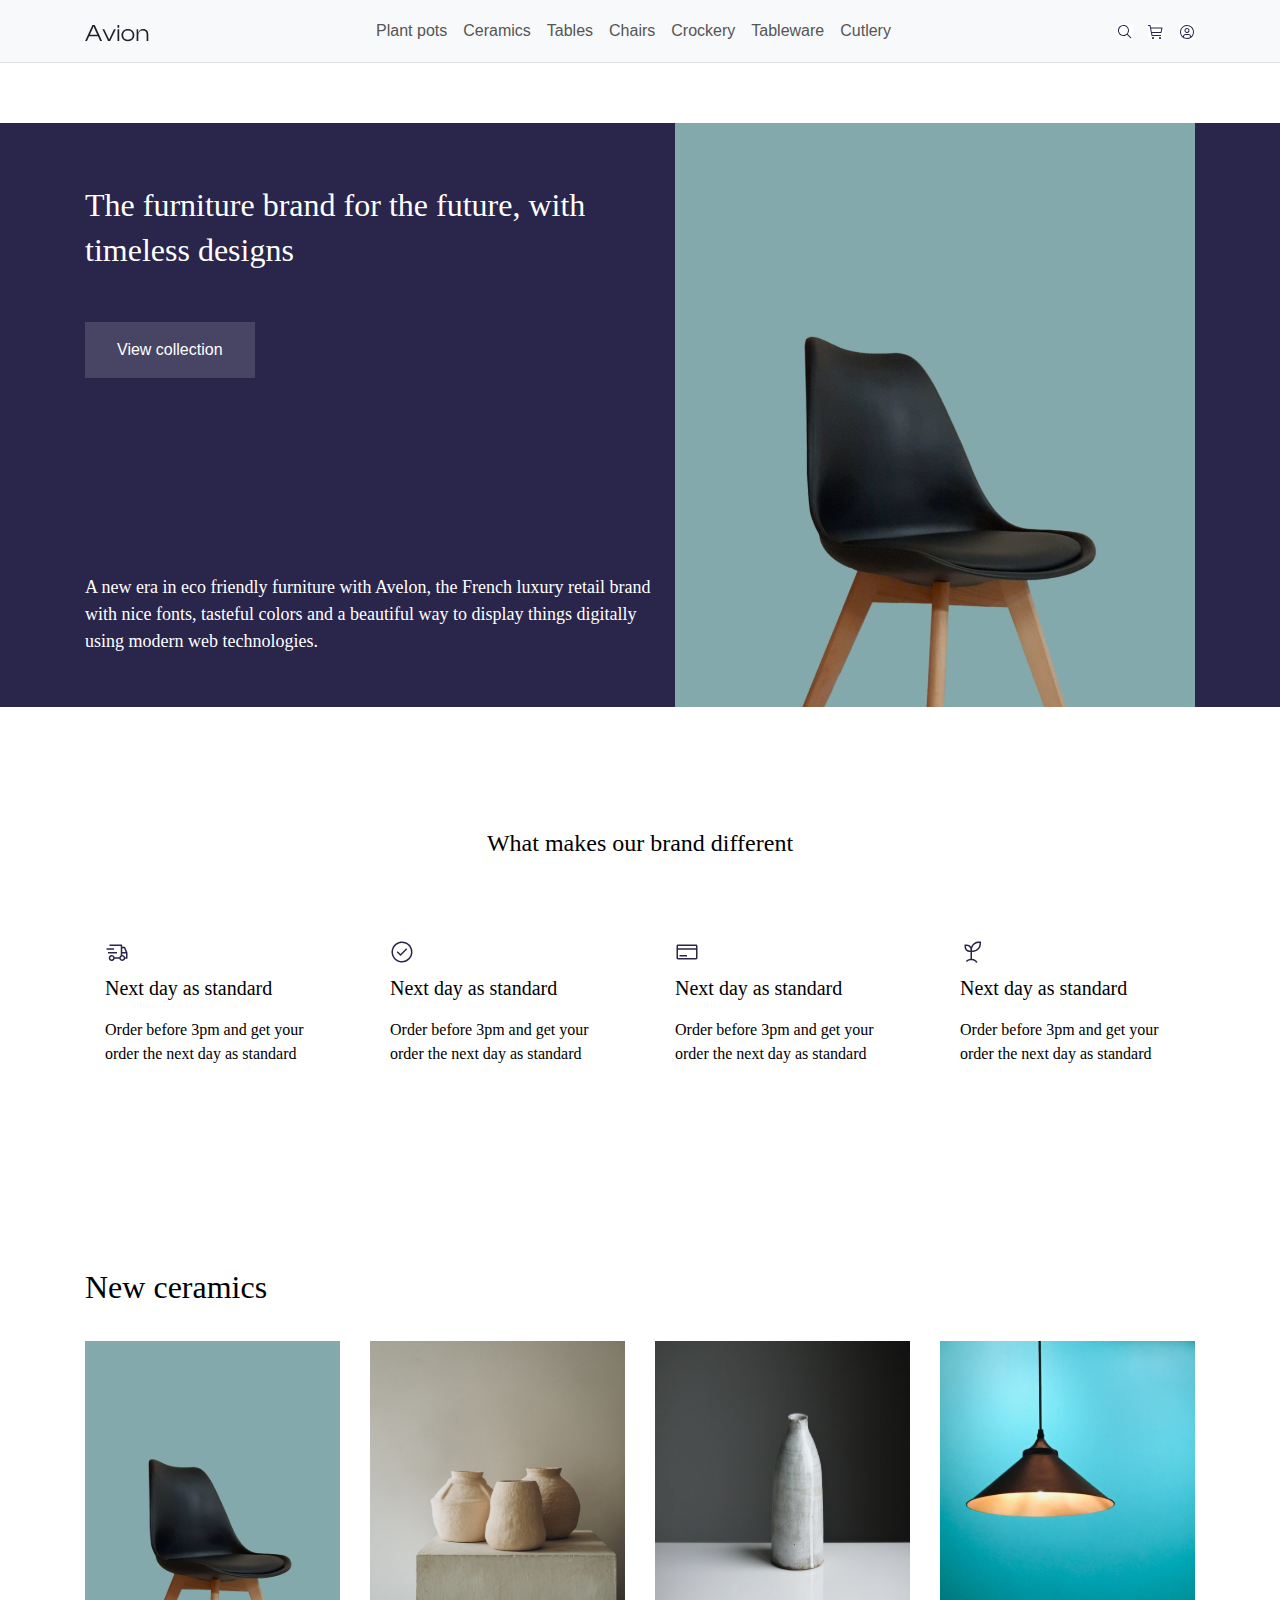
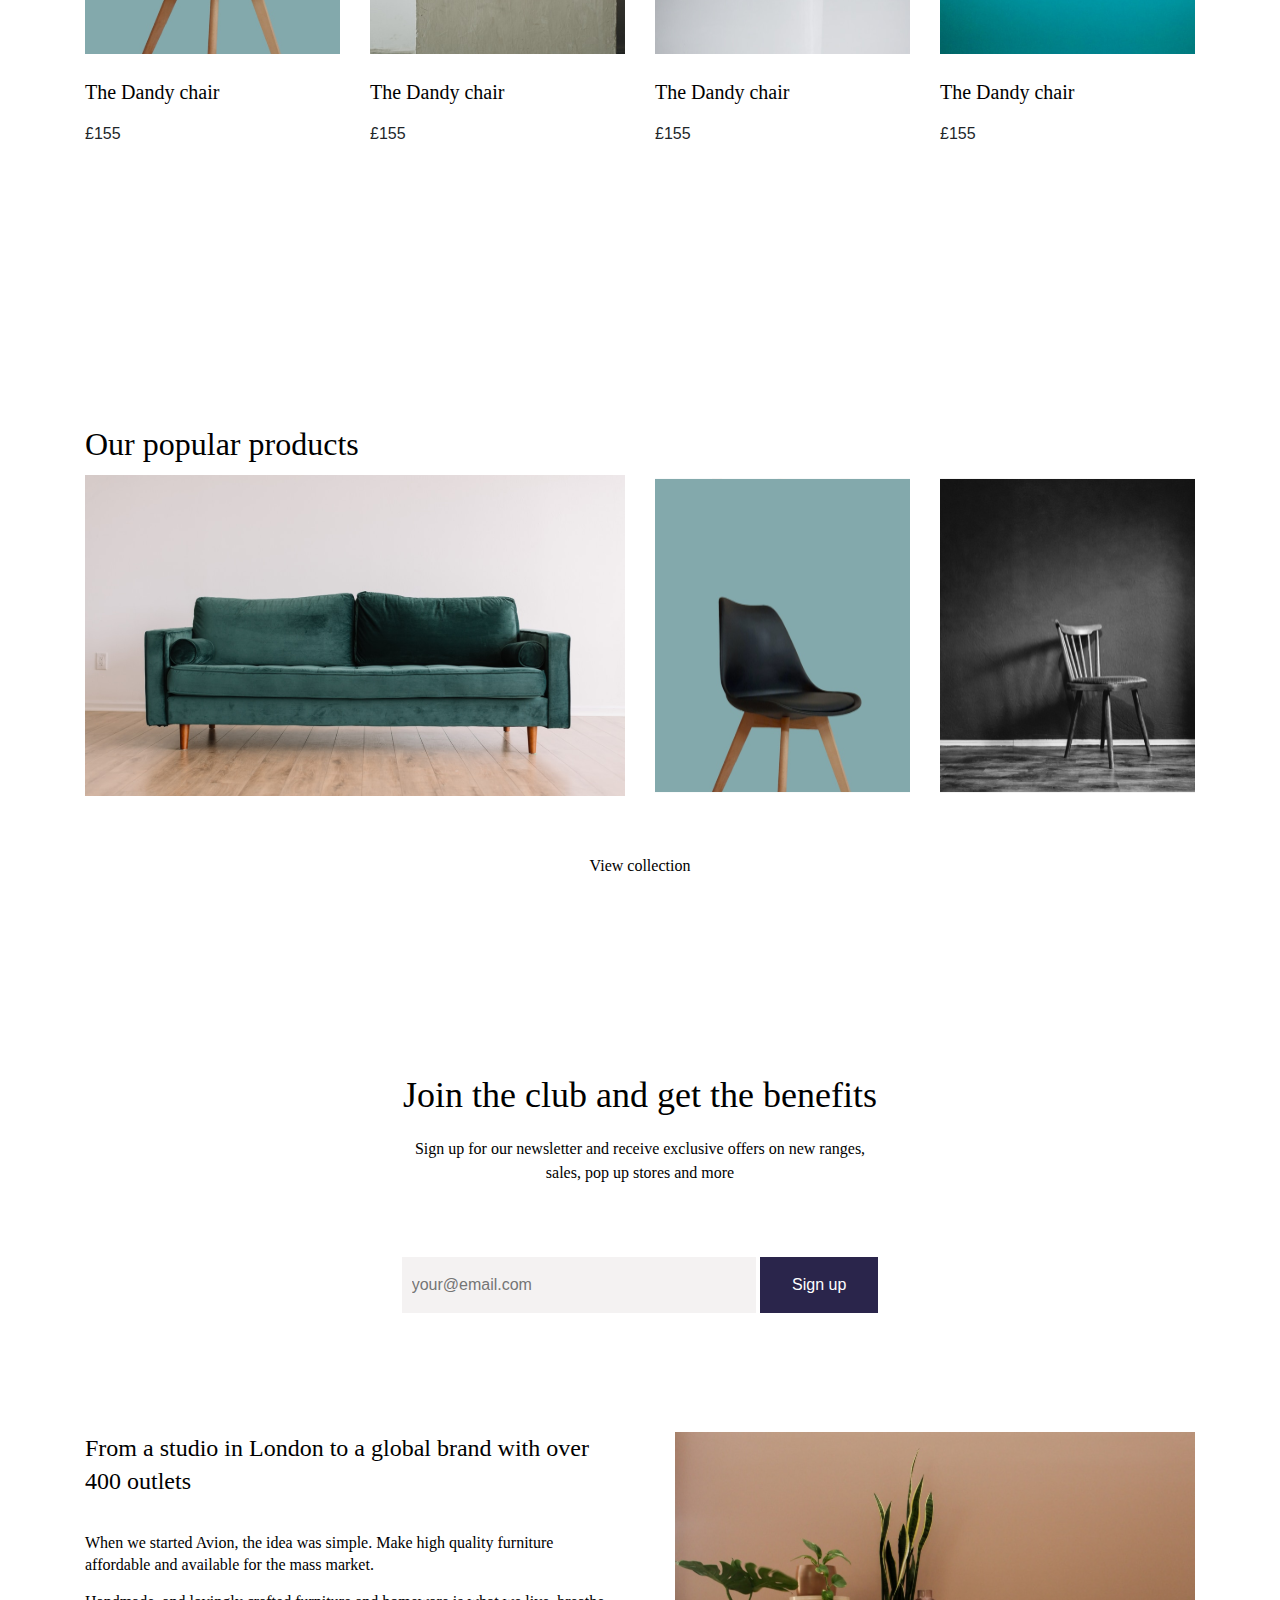
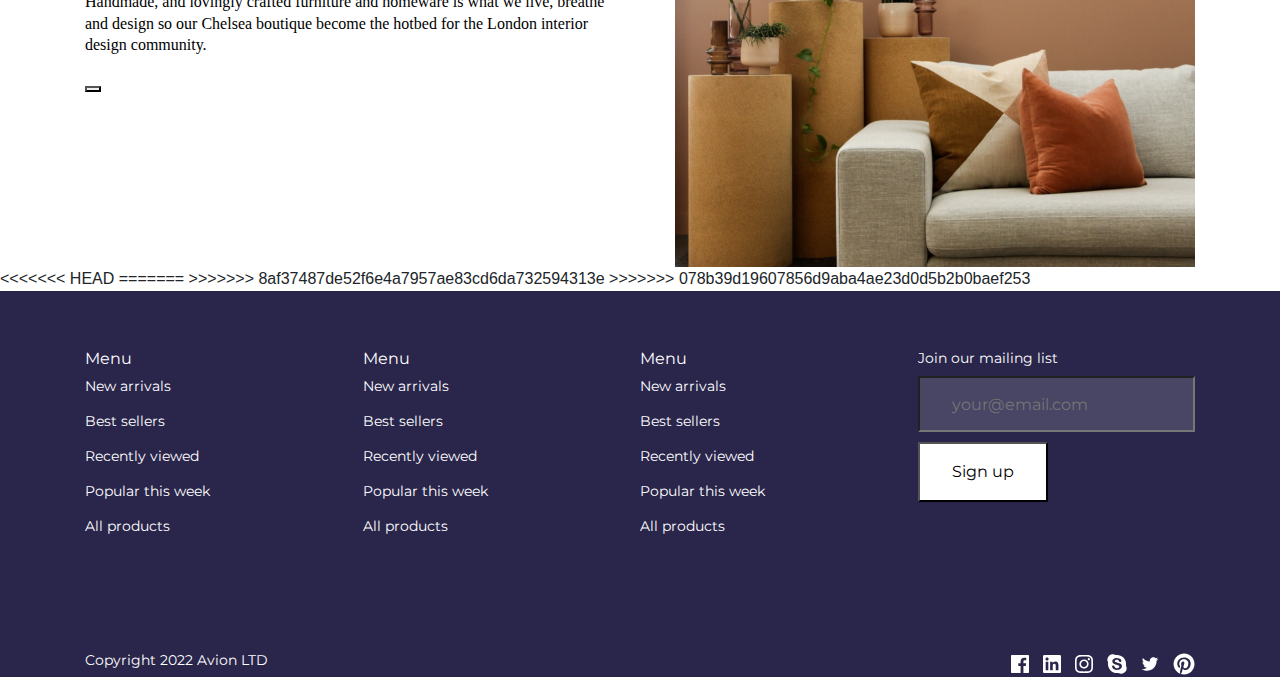
<file: index.html>
<!DOCTYPE html>
<html lang="en">
  <head>
    <meta charset="UTF-8" />
    <meta name="viewport" content="width=device-width, initial-scale=1.0" />
    <title>by-squad-work</title>
    <link rel="stylesheet" href="../css/main.min.css" />
    <link
      rel="stylesheet"
      href="https://maxcdn.bootstrapcdn.com/bootstrap/4.5.2/css/bootstrap.min.css"
    />
    <link rel="stylesheet" href="./css/main.min.css" />
    <link rel="stylesheet" href="./css/Plant pots.css" />
    <link
      rel="stylesheet"
      href="https://cdnjs.cloudflare.com/ajax/libs/font-awesome/5.15.3/css/all.min.css"
    />
  </head>
  <body>
    <header>
      <nav class="navbar navbar-expand-lg navbar-light bg-light">
        <div class="container">
          <a class="navbar-brand" href="#"
            ><img src="./img/header-images/Avion.svg" alt=""
          /></a>
          <div class="navbar-icons order-lg-last">
            <a href="#" class="nav-icon"
              ><img src="img/header-images/nav-search.svg" alt=""
            /></a>
            <a href="#" class="nav-icon"
              ><img src="./img/header-images/shoping-card-nav.svg" alt=""
            /></a>
            <a href="#" class="nav-icon"
              ><img src="img/header-images/user-avatar.svg" alt=""
            /></a>
            <button
              class="navbar-toggler"
              type="button"
              data-toggle="collapse"
              data-target="#navbarNav"
              aria-controls="navbarNav"
              aria-expanded="false"
              aria-label="Toggle navigation"
            >
              <span class="navbar-toggler-icon"></span>
            </button>
          </div>
          <div
            class="collapse navbar-collapse justify-content-center"
            id="navbarNav"
          >
            <ul class="navbar-nav">
              <li class="nav-item">
                <a class="nav-link" href="./index.html">Plant pots</a>
              </li>
              <li class="nav-item">
                <a class="nav-link" href="./pages/Ceramics.html">Ceramics</a>
              </li>
              <li class="nav-item">
                <a class="nav-link" href="./pages/Tables.html">Tables</a>
              </li>
              <li class="nav-item">
                <a class="nav-link" href="./pages/Chairs.html">Chairs</a>
              </li>
              <li class="nav-item">
                <a class="nav-link" href="./pages/Crockery.html">Crockery</a>
              </li>
              <li class="nav-item">
                <a class="nav-link" href="#">Tableware</a>
              </li>
              <li class="nav-item">
                <a class="nav-link" href="#">Cutlery</a>
              </li>
            </ul>
          </div>
        </div>
      </nav>
    </header>

    <!-- footer -->
    <div style="background: rgba(42, 37, 75, 1)">
      <div class="container">
        <div class="home__void d-flex justify-content-between">
          <div class="void__left">
            <h1>The furniture brand for the future, with timeless designs</h1>
            <button>View collection</button>
            <p>
              A new era in eco friendly furniture with Avelon, the French luxury
              retail brand with nice fonts, tasteful colors and a beautiful way
              to display things digitally using modern web technologies.
            </p>
          </div>
          <img
            class="void__right"
            src="./img/home-img/Right Image.svg"
            alt="No img?"
          />
        </div>
      </div>
    </div>

    <div class="container">
      <h3 class="catd-hand">What makes our brand different</h3>
      <div
        class="row row-cols-1 row-cols-md-4 g-4"
        style="padding-bottom: 86px"
      >
        <div class="col" style="position: relative; z-index: -1">
          <div class="card h-100" style="border: none">
            <div class="card-body">
              <img src="./img/home-img/Delivery.svg" alt="No img?" />
              <h1>Next day as standard</h1>
              <p>
                Order before 3pm and get your order the next day as standard
              </p>
            </div>
          </div>
        </div>
        <div class="col" style="position: relative; z-index: -1">
          <div class="card h-100" style="border: none">
            <div class="card-body">
              <img src="./img/home-img/Checkmark--outline.svg" alt="No img?" />
              <h1>Next day as standard</h1>
              <p>
                Order before 3pm and get your order the next day as standard
              </p>
            </div>
          </div>
        </div>
        <div class="col" style="position: relative; z-index: -1">
          <div class="card h-100" style="border: none">
            <div class="card-body">
              <img src="./img/home-img/Purchase.svg" alt="No img?" />
              <h1>Next day as standard</h1>
              <p>
                Order before 3pm and get your order the next day as standard
              </p>
            </div>
          </div>
        </div>
        <div class="col" style="position: relative; z-index: -1">
          <div class="card h-100" style="border: none">
            <div class="card-body">
              <img src="./img/home-img/Sprout.svg" alt="No img?" />
              <h1>Next day as standard</h1>
              <p>
                Order before 3pm and get your order the next day as standard
              </p>
            </div>
          </div>
        </div>
      </div>
    </div>

    <div class="container v_-_-_-_-_i" style="margin-bottom: 200px">
      <h1 class="voidd-S">New ceramics</h1>
      <div
        class="row row-cols-2 row-cols-md-4 g-12"
        style="padding-bottom: 60px"
      >
        <div class="col">
          <img
            class="img-siize"
            src="./img/home-img/Photo (1).svg"
            alt="No img?"
          />
          <h5>The Dandy chair</h5>
          <p>£155</p>
        </div>
        <div class="col">
          <img class="img-siize" src="./img/home-img/Photo.svg" alt="No img?" />
          <h5>The Dandy chair</h5>
          <p>£155</p>
        </div>
        <div class="col">
          <img
            class="img-siize"
            src="./img/home-img/Photo (2).svg"
            alt="No img?"
          />
          <h5>The Dandy chair</h5>
          <p>£155</p>
        </div>
        <div class="col">
          <img
            class="img-siize"
            src="./img/home-img/Photo (3).svg"
            alt="No img?"
          />
          <h5>The Dandy chair</h5>
          <p>£155</p>
        </div>
      </div>
    </div>
    <div class="container">
      <h1 class="big-boxff">Our popular products</h1>
      <div class="row">
        <img class="col-6" src="./img/home-img/Large.svg" alt="No img?" />
        <img class="col-3" src="./img/home-img/Photo (4).svg" alt="No img?" />
        <img class="col-3" src="./img/home-img/Photo (5).svg" alt="No img?" />
      </div>
      <h1 class="ROW__H1">View collection</h1>
    </div>

    <div class="container Sign__up">
      <h2>Join the club and get the benefits</h2>
      <p>
        Sign up for our newsletter and receive exclusive offers on new ranges,
        sales, pop up stores and more
      </p>
      <form action="">
        <input type="text" name="" id="" placeholder="your@email.com" />
        <button>Sign up</button>
      </form>
    </div>

    <div class="container d-flex justify-content-between fotoer-sraterere">
      <div>
        <h4>From a studio in London to a global brand with over 400 outlets</h4>
        <p>
          When we started Avion, the idea was simple. Make high quality
          furniture affordable and available for the mass market.
        </p>
        <p>
          Handmade, and lovingly crafted furniture and homeware is what we live,
          breathe and design so our Chelsea boutique become the hotbed for the
          London interior design community.
        </p>
        <button></button>
      </div>
      <img src="./img/home-img/Image (50).svg" alt="No img?" />
    </div>
<<<<<<< HEAD

=======
    >>>>>>> 8af37487de52f6e4a7957ae83cd6da732594313e
>>>>>>> 078b39d19607856d9aba4ae23d0d5b2b0baef253
    <footer style="background: rgba(42, 37, 75, 1)">
      <div class="container">
        <div class="footer-flex">
          <div>
            <h4>Menu</h4>
            <p>New arrivals</p>
            <p>Best sellers</p>
            <p>Recently viewed</p>
            <p>Popular this week</p>
            <p>All products</p>
          </div>
          <div>
            <h4>Menu</h4>
            <p>New arrivals</p>
            <p>Best sellers</p>
            <p>Recently viewed</p>
            <p>Popular this week</p>
            <p>All products</p>
          </div>
          <div>
            <h4>Menu</h4>
            <p>New arrivals</p>
            <p>Best sellers</p>
            <p>Recently viewed</p>
            <p>Popular this week</p>
            <p>All products</p>
          </div>
          <div>
            <div class="footer_btn_inpt">
              <form action="" class="mailing-list-form">
                <h2>Join our mailing list</h2>
                <input
                  type="text"
                  id="form-input"
                  placeholder="your@email.com"
                />
                <button class="input-btn">Sign up</button>
              </form>
            </div>
          </div>
        </div>
        <div class="footer-bottom">
          <h2>Copyright 2022 Avion LTD</h2>
          <div class="social-icons">
            <img src="../img/footer-images/linkedin.svg" alt="LinkedIn" />
            <img src="../img/footer-images/fc.svg" alt="Facebook" />
            <img src="../img/footer-images/insta.svg" alt="Instagram" />
            <img src="../img/footer-images/skype.svg" alt="Skype" />
            <img src="../img/footer-images/twitter.svg" alt="Twitter" />
            <img src="../img/footer-images/pinterest.svg" alt="Pinterest" />
          </div>
        </div>
      </div>
    </footer>
    <script src="https://code.jquery.com/jquery-3.5.1.slim.min.js"></script>
    <script src="https://cdn.jsdelivr.net/npm/@popperjs/core@2.5.3/dist/umd/popper.min.js"></script>
    <script src="https://maxcdn.bootstrapcdn.com/bootstrap/4.5.2/js/bootstrap.min.js"></script>
    <script src="./js/main.js"></script>
  </body>
</html>
</file>
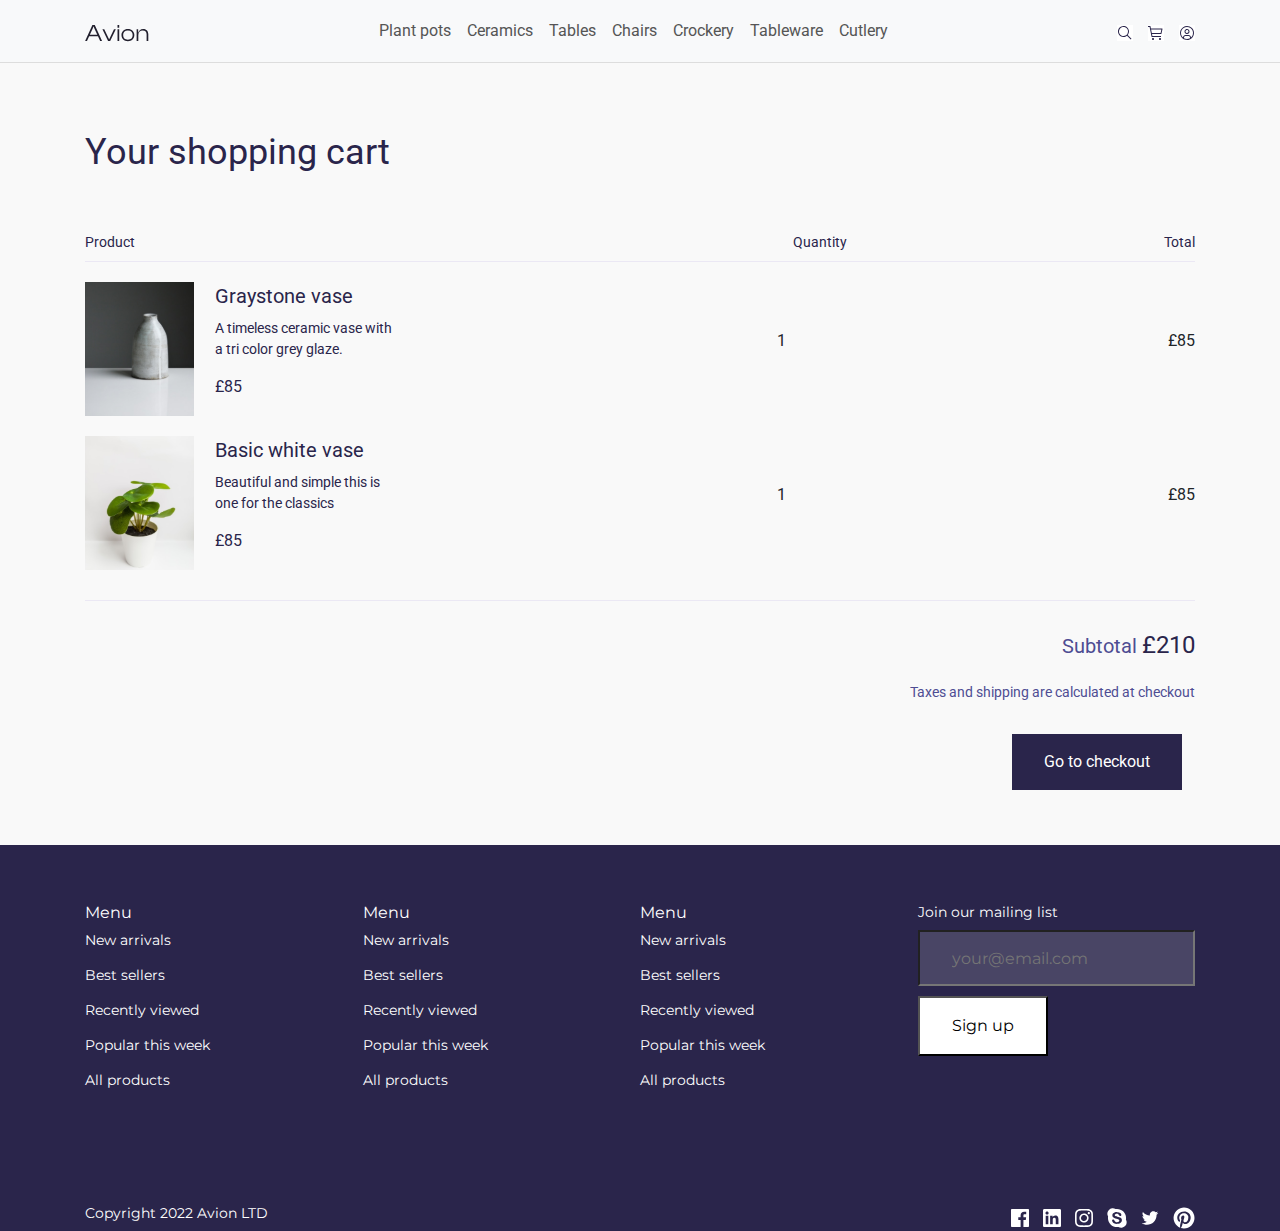
<file: pages/Chairs.html>
<!DOCTYPE html>
<html lang="en">
  <head>
    <meta charset="UTF-8" />
    <meta name="viewport" content="width=device-width, initial-scale=1.0" />
    <title>chairs</title>
    <link
      rel="stylesheet"
      href="https://maxcdn.bootstrapcdn.com/bootstrap/4.5.2/css/bootstrap.min.css"
    />
    <link rel="stylesheet" href="../css/main.min.css" />
    <link rel="stylesheet" href="../css/chairs.min.css" />
    <link
      rel="stylesheet"
      href="https://cdnjs.cloudflare.com/ajax/libs/font-awesome/5.15.3/css/all.min.css"
    />
  </head>
  <body>
    <header>
      <nav class="navbar navbar-expand-lg navbar-light bg-light">
        <div class="container">
          <a class="navbar-brand" href="#"
            ><img src="../img/header-images/Avion.svg" alt=""
          /></a>
          <div class="navbar-icons order-lg-last">
            <a href="#" class="nav-icon"
              ><img src="../img/header-images/nav-search.svg" alt=""
            /></a>
            <a href="#" class="nav-icon"
              ><img src="../img/header-images/shoping-card-nav.svg" alt=""
            /></a>
            <a href="#" class="nav-icon"
              ><img src="../img/header-images/user-avatar.svg" alt=""
            /></a>
            <button
              class="navbar-toggler"
              type="button"
              data-toggle="collapse"
              data-target="#navbarNav"
              aria-controls="navbarNav"
              aria-expanded="false"
              aria-label="Toggle navigation"
            >
              <span class="navbar-toggler-icon"></span>
            </button>
          </div>
          <div
            class="collapse navbar-collapse justify-content-center"
            id="navbarNav"
          >
            <ul class="navbar-nav">
              <li class="nav-item">
                <a class="nav-link" href="../index.html">Plant pots</a>
              </li>
              <li class="nav-item">
                <a class="nav-link" href="../pages/Ceramics.html">Ceramics</a>
              </li>
              <li class="nav-item">
                <a class="nav-link" href="../pages/Tables.html">Tables</a>
              </li>
              <li class="nav-item">
                <a class="nav-link" href="../pages/Chairs.html">Chairs</a>
              </li>
              <li class="nav-item">
                <a class="nav-link" href="../pages/Crockery.html">Crockery</a>
              </li>
              <li class="nav-item">
                <a class="nav-link" href="#">Tableware</a>
              </li>
              <li class="nav-item">
                <a class="nav-link" href="#">Cutlery</a>
              </li>
            </ul>
          </div>
        </div>
      </nav>
    </header>
    <section>
      <div class="container">
        <h1>Your shopping cart</h1>
        <div class="d-flex">
          <h3>Product</h3>
          <div class="h3-flex d-flex">
            <h3>Quantity</h3>
            <h3>Total</h3>
          </div>
        </div>
        <div class="img-block-price">
          <div class="price-img-one">
            <div class="img-price">
              <img src="../img/chaires-img/product.svg" alt="No img" />
              <div class="text">
                <h2>Graystone vase</h2>
                <p>A timeless ceramic vase with a tri color grey glaze.</p>
                <h3>£85</h3>
              </div>
            </div>
            <p>1</p>
            <p>£85</p>
          </div>
          <div class="price-img-one">
            <div class="img-price ">
              <img src="../img/chaires-img/product-twoo.svg" alt="No img" />
              <div class="text">
                <h2>Basic white vase</h2>
                <p>Beautiful and simple this is one for the classics</p>
                <h3>£85</h3>
              </div>
            </div>
            <p>1</p>
            <p>£85</p>
          </div>
        </div>
        <h6>Subtotal <span>£210</span></h6>
        <h5>Taxes and shipping are calculated at checkout</h5>
        <div class="btn"><button>Go to checkout</button></div>
      </div>
    </section>

    <!-- footer -->
    <footer style="background: rgba(42, 37, 75, 1)">
      <div class="container">
        <div class="footer-flex">
          <div>
            <h4>Menu</h4>
            <p>New arrivals</p>
            <p>Best sellers</p>
            <p>Recently viewed</p>
            <p>Popular this week</p>
            <p>All products</p>
          </div>
          <div>
            <h4>Menu</h4>
            <p>New arrivals</p>
            <p>Best sellers</p>
            <p>Recently viewed</p>
            <p>Popular this week</p>
            <p>All products</p>
          </div>
          <div>
            <h4>Menu</h4>
            <p>New arrivals</p>
            <p>Best sellers</p>
            <p>Recently viewed</p>
            <p>Popular this week</p>
            <p>All products</p>
          </div>
          <div>
            <div class="footer_btn_inpt">
              <form action="" class="mailing-list-form">
                <h2>Join our mailing list</h2>
                <input
                  type="text"
                  id="form-input"
                  placeholder="your@email.com"
                />
                <button class="input-btn">Sign up</button>
              </form>
            </div>
          </div>
        </div>
        <div class="footer-bottom">
          <h2>Copyright 2022 Avion LTD</h2>
          <div class="social-icons">
            <img src="../img/footer-images/linkedin.svg" alt="LinkedIn" />
            <img src="../img/footer-images/fc.svg" alt="Facebook" />
            <img src="../img/footer-images/insta.svg" alt="Instagram" />
            <img src="../img/footer-images/skype.svg" alt="Skype" />
            <img src="../img/footer-images/twitter.svg" alt="Twitter" />
            <img src="../img/footer-images/pinterest.svg" alt="Pinterest" />
          </div>
        </div>
      </div>
    </footer>
    <script src="https://code.jquery.com/jquery-3.5.1.slim.min.js"></script>
    <script src="https://cdn.jsdelivr.net/npm/@popperjs/core@2.5.3/dist/umd/popper.min.js"></script>
    <script src="https://maxcdn.bootstrapcdn.com/bootstrap/4.5.2/js/bootstrap.min.js"></script>
    <script src="../js/main.js"></script>
  </body>
</html>
</file>
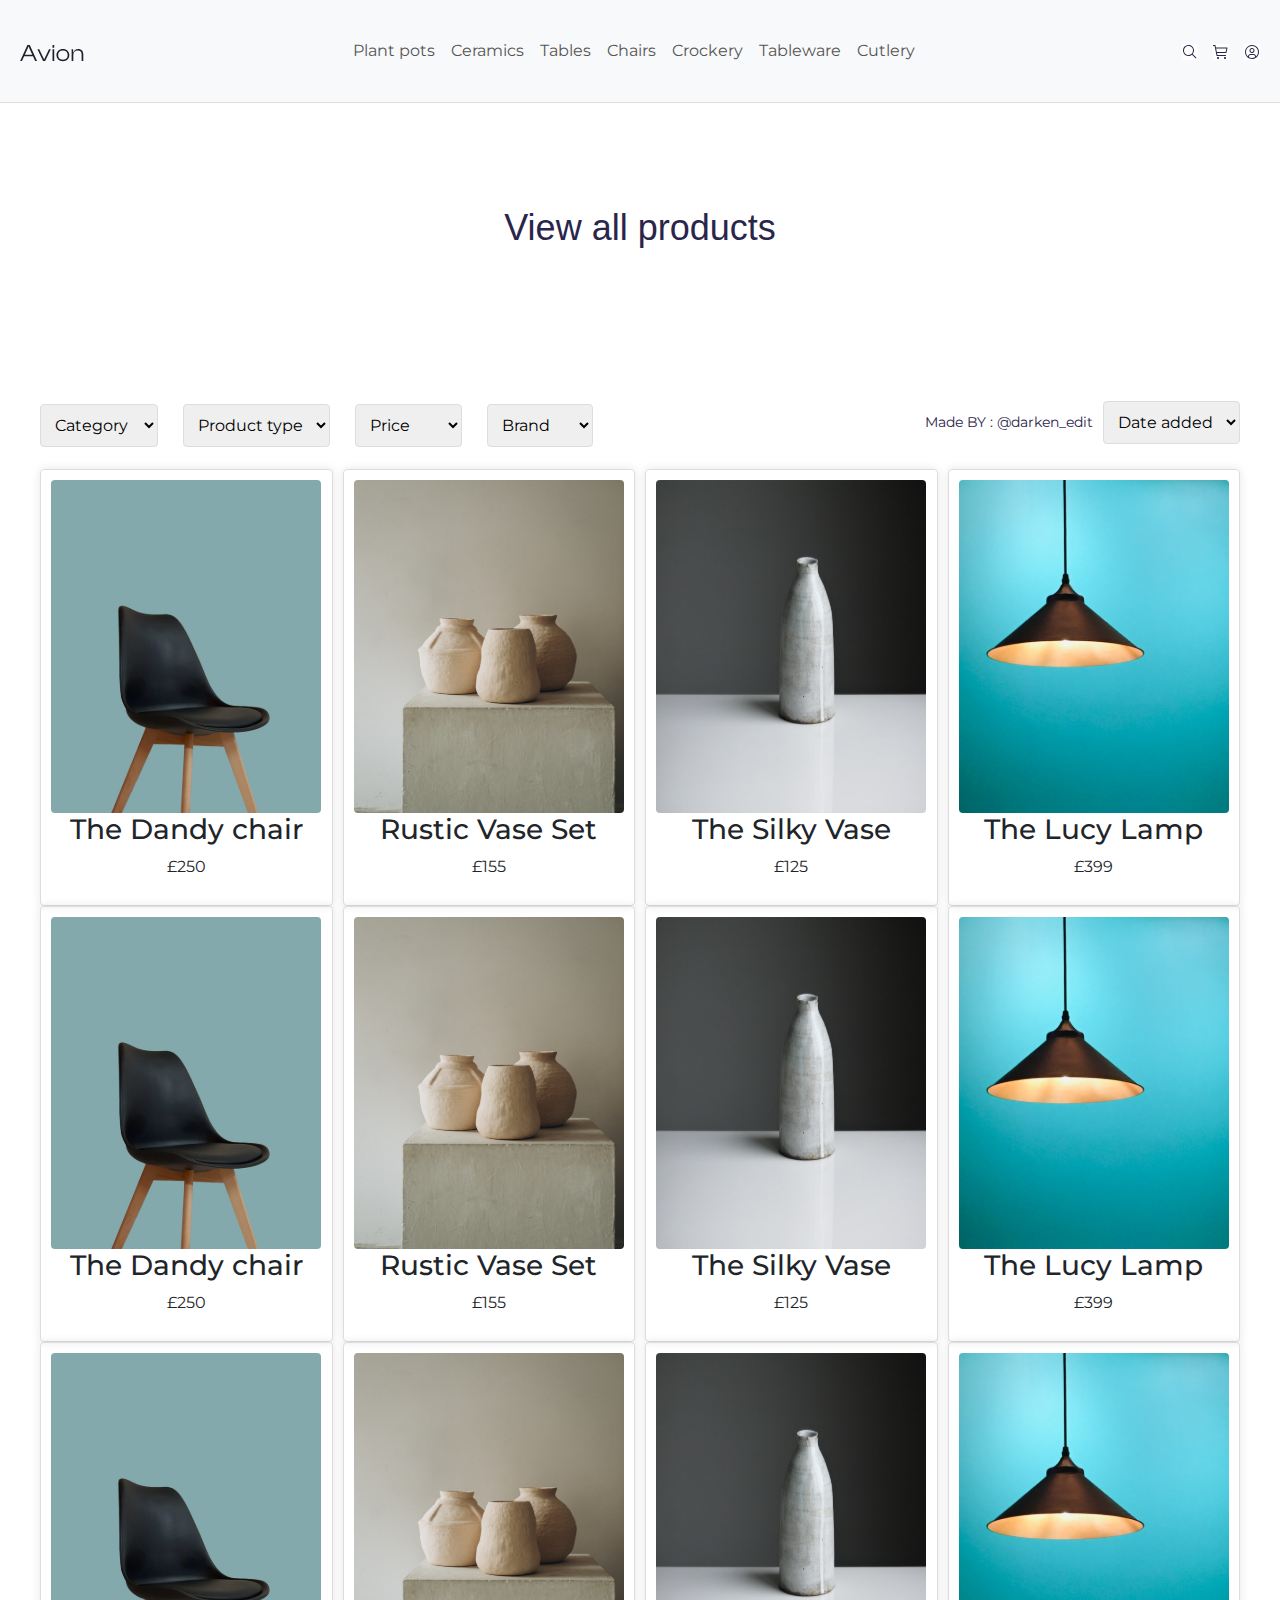
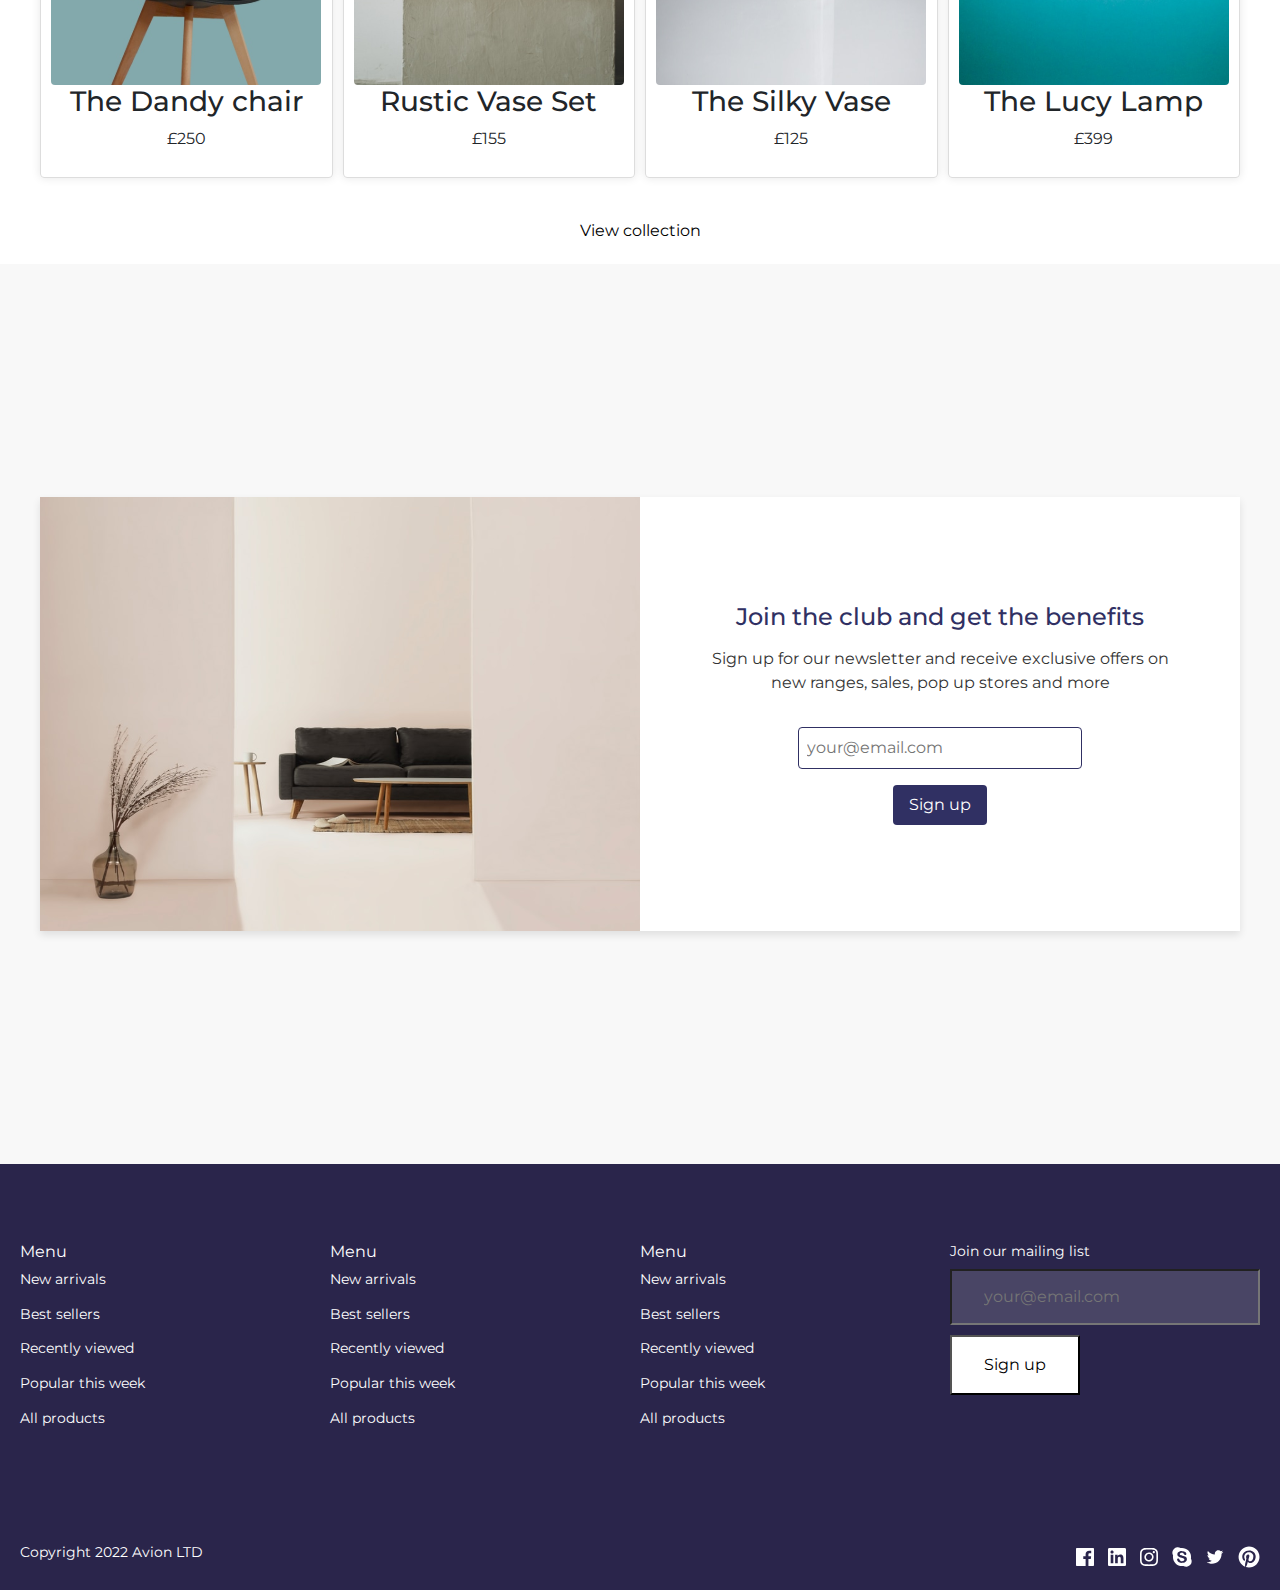
<file: pages/Crockery.html>
<!DOCTYPE html>
<html lang="en">
  <head>
    <meta charset="UTF-8" />
    <meta name="viewport" content="width=device-width, initial-scale=1.0" />
    <title>crockey</title>
    <link
      rel="stylesheet"
      href="https://maxcdn.bootstrapcdn.com/bootstrap/4.5.2/css/bootstrap.min.css"
    />
    <link
      href="https://cdn.jsdelivr.net/npm/bootstrap@5.3.3/dist/css/bootstrap.min.css"
      rel="stylesheet"
      integrity="sha384-QWTKZyjpPEjISv5WaRU9OFeRpok6YctnYmDr5pNlyT2bRjXh0JMhjY6hW+ALEwIH"
      crossorigin="anonymous"
    />

    <link rel="stylesheet" href="../css/main.min.css" />
    <link rel="stylesheet" href="../css/crockery.min.css" />
    <link
      rel="stylesheet"
      href="https://cdnjs.cloudflare.com/ajax/libs/font-awesome/5.15.3/css/all.min.css"
    />
  </head>
  <body>
    <!-- header start -->
    <header>
      <nav class="navbar navbar-expand-lg navbar-light bg-light">
        <div class="container">
          <a class="navbar-brand" href="#"
            ><img src="../img/header-images/Avion.svg" alt=""
          /></a>
          <div class="navbar-icons order-lg-last">
            <a href="#" class="nav-icon"
              ><img src="../img/header-images/nav-search.svg" alt=""
            /></a>
            <a href="#" class="nav-icon"
              ><img src="../img/header-images/shoping-card-nav.svg" alt=""
            /></a>
            <a href="#" class="nav-icon"
              ><img src="../img/header-images/user-avatar.svg" alt=""
            /></a>
            <button
              class="navbar-toggler"
              type="button"
              data-toggle="collapse"
              data-target="#navbarNav"
              aria-controls="navbarNav"
              aria-expanded="false"
              aria-label="Toggle navigation"
            >
              <span class="navbar-toggler-icon"></span>
            </button>
          </div>
          <div
            class="collapse navbar-collapse justify-content-center"
            id="navbarNav"
          >
            <ul class="navbar-nav">
              <li class="nav-item">
                <a class="nav-link" href="../index.html">Plant pots</a>
              </li>
              <li class="nav-item">
                <a class="nav-link" href="../pages/Ceramics.html">Ceramics</a>
              </li>
              <li class="nav-item">
                <a class="nav-link" href="../pages/Tables.html">Tables</a>
              </li>
              <li class="nav-item">
                <a class="nav-link" href="../pages/Chairs.html">Chairs</a>
              </li>
              <li class="nav-item">
                <a class="nav-link" href="../pages/Crockery.html">Crockery</a>
              </li>
              <li class="nav-item">
                <a class="nav-link" href="#">Tableware</a>
              </li>
              <li class="nav-item">
                <a class="nav-link" href="#">Cutlery</a>
              </li>
            </ul>
          </div>
        </div>
      </nav>
    </header>
    <!-- section-1 -->
    <div class="Alll_products">
      <div class="container">
        <div class="page-wrapper">
          <h1 class="header-title">View all products</h1>
        </div>
      </div>
    </div>
    <!-- section-2 -->
    <div class="products-sc">
      <div class="container">
        <div class="main-content">
          <div class="in_prdct">
            <div class="filter-container">
              <select id="category-filter">
                <option value="">Category</option>
                <option value="Furniture">Furniture</option>
                <option value="Decor">Decor</option>
              </select>
              <select id="product-type-filter">
                <option value="">Product type</option>
                <option value="Chair">Chair</option>
                <option value="Vase">Vase</option>
                <option value="Lamp">Lamp</option>
              </select>
              <select id="price-filter">
                <option value="">Price</option>
                <option value="100-200">100-200</option>
                <option value="250-399">250-399</option>
              </select>
              <select id="brand-filter">
                <option value="">Brand</option>
                <option value="Brand A">Brand A</option>
                <option value="Brand B">Brand B</option>
              </select>
            </div>
            <div class="date-add">
              <span>Made BY : @darken_edit</span>
              <select id="date-filter">
                <option value="">Date added</option>
                <option value="2024-07-01">2024-07-01</option>
                <option value="2024-06-15">2024-06-15</option>
              </select>
            </div>
          </div>
          <div id="products">
            <div
              class="product"
              data-category="Furniture"
              data-type="Chair"
              data-price="250"
              data-brand="Brand A"
              data-date="2024-07-01"
            >
              <img
                src="../img/products-img/product-1.svg"
                alt="The Dandy chair"
              />
              <h3>The Dandy chair</h3>
              <p>£250</p>
            </div>
            <div
              class="product"
              data-category="Decor"
              data-type="Vase"
              data-price="155"
              data-brand="Brand B"
              data-date="2024-06-15"
            >
              <img
                src="../img/products-img/product-2.svg"
                alt="Rustic Vase Set"
              />
              <h3>Rustic Vase Set</h3>
              <p>£155</p>
            </div>
            <div
              class="product"
              data-category="Decor"
              data-type="Vase"
              data-price="125"
              data-brand="Brand B"
              data-date="2024-06-15"
            >
              <img
                src="../img/products-img/product-3.svg"
                alt="The Silky Vase"
              />
              <h3>The Silky Vase</h3>
              <p>£125</p>
            </div>
            <div
              class="product"
              data-category="Decor"
              data-type="Lamp"
              data-price="399"
              data-brand="Brand A"
              data-date="2024-07-01"
            >
              <img
                src="../img/products-img/product-4.svg"
                alt="The Lucy Lamp"
              />
              <h3>The Lucy Lamp</h3>
              <p>£399</p>
            </div>
            <!-- Add more products here with appropriate data attributes -->
          </div>

          <div id="products">
            <div
              class="product"
              data-category="Furniture"
              data-type="Chair"
              data-price="250"
              data-brand="Brand A"
              data-date="2024-07-01"
            >
              <img
                src="../img/products-img/product-1.svg"
                alt="The Dandy chair"
              />
              <h3>The Dandy chair</h3>
              <p>£250</p>
            </div>
            <div
              class="product"
              data-category="Decor"
              data-type="Vase"
              data-price="155"
              data-brand="Brand B"
              data-date="2024-06-15"
            >
              <img
                src="../img/products-img/product-2.svg"
                alt="Rustic Vase Set"
              />
              <h3>Rustic Vase Set</h3>
              <p>£155</p>
            </div>
            <div
              class="product"
              data-category="Decor"
              data-type="Vase"
              data-price="125"
              data-brand="Brand B"
              data-date="2024-06-15"
            >
              <img
                src="../img/products-img/product-3.svg"
                alt="The Silky Vase"
              />
              <h3>The Silky Vase</h3>
              <p>£125</p>
            </div>
            <div
              class="product"
              data-category="Decor"
              data-type="Lamp"
              data-price="399"
              data-brand="Brand A"
              data-date="2024-07-01"
            >
              <img
                src="../img/products-img/product-4.svg"
                alt="The Lucy Lamp"
              />
              <h3>The Lucy Lamp</h3>
              <p>£399</p>
            </div>
            <!-- Add more products here with appropriate data attributes -->
          </div>

          <div id="products">
            <div
              class="product"
              data-category="Furniture"
              data-type="Chair"
              data-price="250"
              data-brand="Brand A"
              data-date="2024-07-01"
            >
              <img
                src="../img/products-img/product-1.svg"
                alt="The Dandy chair"
              />
              <h3>The Dandy chair</h3>
              <p>£250</p>
            </div>
            <div
              class="product"
              data-category="Decor"
              data-type="Vase"
              data-price="155"
              data-brand="Brand B"
              data-date="2024-06-15"
            >
              <img
                src="../img/products-img/product-2.svg"
                alt="Rustic Vase Set"
              />
              <h3>Rustic Vase Set</h3>
              <p>£155</p>
            </div>
            <div
              class="product"
              data-category="Decor"
              data-type="Vase"
              data-price="125"
              data-brand="Brand B"
              data-date="2024-06-15"
            >
              <img
                src="../img/products-img/product-3.svg"
                alt="The Silky Vase"
              />
              <h3>The Silky Vase</h3>
              <p>£125</p>
            </div>
            <div
              class="product"
              data-category="Decor"
              data-type="Lamp"
              data-price="399"
              data-brand="Brand A"
              data-date="2024-07-01"
            >
              <img
                src="../img/products-img/product-4.svg"
                alt="The Lucy Lamp"
              />
              <h3>The Lucy Lamp</h3>
              <p>£399</p>
            </div>
            <!-- Add more products here with appropriate data attributes -->
          </div>
        </div>
        <div class="view-btn">
          <button>View collection</button>
        </div>
      </div>
    </div>
    <!-- section-3 -->
    <div class="page-body">
      <div class="container">
        <div class="main-container">
          <div class="signup-container">
            <div class="image-wrapper">
              <img src="../img/crockery-img/down-img.svg" alt="Sign up background" />
            </div>
            <div class="form-wrapper">
              <h1>Join the club and get the benefits</h1>
              <p>
                Sign up for our newsletter and receive exclusive offers on new
                ranges, sales, pop up stores and more
              </p>
              <form>
                <input type="email" placeholder="your@email.com" required />
                <button type="submit">Sign up</button>
              </form>
            </div>
          </div>
        </div>
      </div>
    </div>
    <!-- footer -->
    <footer style="background: rgba(42, 37, 75, 1)">
      <div class="container">
        <div class="footer-flex">
          <div>
            <h4>Menu</h4>
            <p>New arrivals</p>
            <p>Best sellers</p>
            <p>Recently viewed</p>
            <p>Popular this week</p>
            <p>All products</p>
          </div>
          <div>
            <h4>Menu</h4>
            <p>New arrivals</p>
            <p>Best sellers</p>
            <p>Recently viewed</p>
            <p>Popular this week</p>
            <p>All products</p>
          </div>
          <div>
            <h4>Menu</h4>
            <p>New arrivals</p>
            <p>Best sellers</p>
            <p>Recently viewed</p>
            <p>Popular this week</p>
            <p>All products</p>
          </div>
          <div>
            <div class="footer_btn_inpt">
              <form action="" class="mailing-list-form">
                <h2>Join our mailing list</h2>
                <input
                  type="text"
                  id="form-input"
                  placeholder="your@email.com"
                />
                <button class="input-btn">Sign up</button>
              </form>
            </div>
          </div>
        </div>
        <div class="footer-bottom">
          <h2>Copyright 2022 Avion LTD</h2>
          <div class="social-icons">
            <img src="../img/footer-images/linkedin.svg" alt="LinkedIn" />
            <img src="../img/footer-images/fc.svg" alt="Facebook" />
            <img src="../img/footer-images/insta.svg" alt="Instagram" />
            <img src="../img/footer-images/skype.svg" alt="Skype" />
            <img src="../img/footer-images/twitter.svg" alt="Twitter" />
            <img src="../img/footer-images/pinterest.svg" alt="Pinterest" />
          </div>
        </div>
      </div>
    </footer>

    <!-- scripts -->
    <script src="https://code.jquery.com/jquery-3.5.1.slim.min.js"></script>
    <script src="https://cdn.jsdelivr.net/npm/@popperjs/core@2.5.3/dist/umd/popper.min.js"></script>
    <script src="https://maxcdn.bootstrapcdn.com/bootstrap/4.5.2/js/bootstrap.min.js"></script>
    <script src="../js/main.js"></script>
  </body>
</html>
</file>
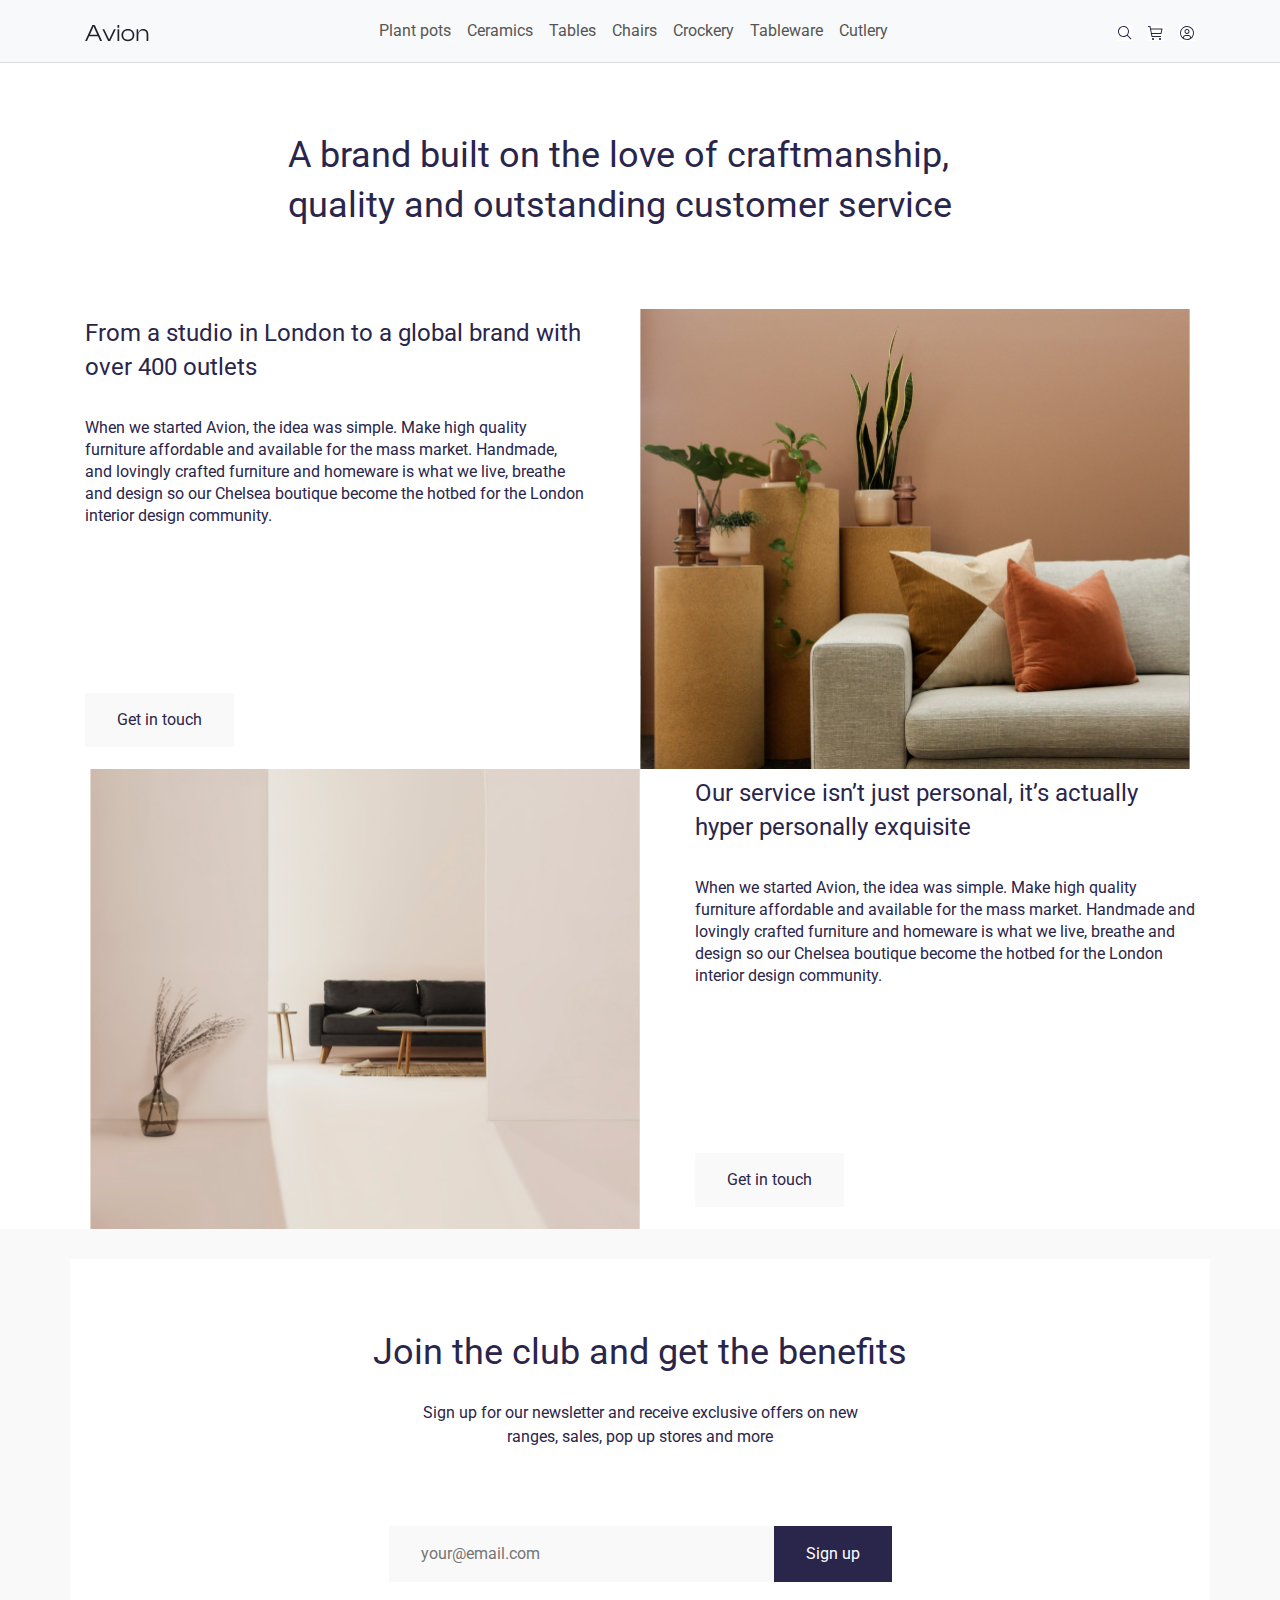
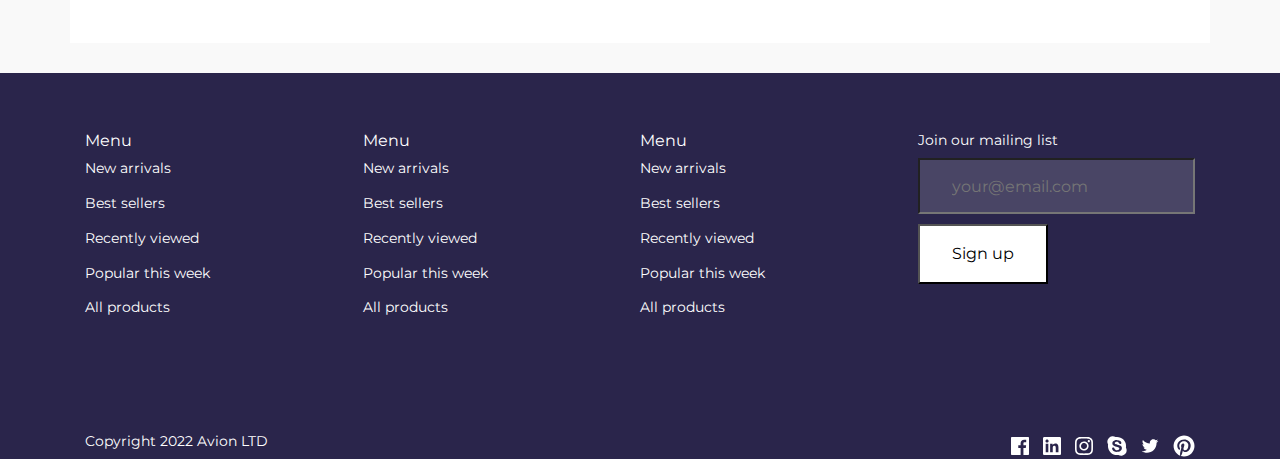
<file: pages/Tables.html>
<!DOCTYPE html>
<html lang="en">
  <head>
    <meta charset="UTF-8" />
    <meta name="viewport" content="width=device-width, initial-scale=1.0" />
    <title>tables</title>
    <link
      rel="stylesheet"
      href="https://maxcdn.bootstrapcdn.com/bootstrap/4.5.2/css/bootstrap.min.css"
    />
    <link rel="stylesheet" href="../css/main.min.css" />
    <link rel="stylesheet" href="../css/tables.min.css" />
    <link
      rel="stylesheet"
      href="https://cdnjs.cloudflare.com/ajax/libs/font-awesome/5.15.3/css/all.min.css"
    />
  </head>
  <body>
    <header>
      <nav class="navbar navbar-expand-lg navbar-light bg-light">
        <div class="container">
          <a class="navbar-brand" href="#"
            ><img src="../img/header-images/Avion.svg" alt=""
          /></a>
          <div class="navbar-icons order-lg-last">
            <a href="#" class="nav-icon"
              ><img src="../img/header-images/nav-search.svg" alt=""
            /></a>
            <a href="#" class="nav-icon"
              ><img src="../img/header-images/shoping-card-nav.svg" alt=""
            /></a>
            <a href="#" class="nav-icon"
              ><img src="../img/header-images/user-avatar.svg" alt=""
            /></a>
            <button
              class="navbar-toggler"
              type="button"
              data-toggle="collapse"
              data-target="#navbarNav"
              aria-controls="navbarNav"
              aria-expanded="false"
              aria-label="Toggle navigation"
            >
              <span class="navbar-toggler-icon"></span>
            </button>
          </div>
          <div
            class="collapse navbar-collapse justify-content-center"
            id="navbarNav"
          >
            <ul class="navbar-nav">
              <li class="nav-item">
                <a class="nav-link" href="../index.html">Plant pots</a>
              </li>
              <li class="nav-item">
                <a class="nav-link" href="../pages/Ceramics.html">Ceramics</a>
              </li>
              <li class="nav-item">
                <a class="nav-link" href="../pages/Tables.html">Tables</a>
              </li>
              <li class="nav-item">
                <a class="nav-link" href="../pages/Chairs.html">Chairs</a>
              </li>
              <li class="nav-item">
                <a class="nav-link" href="../pages/Crockery.html">Crockery</a>
              </li>
              <li class="nav-item">
                <a class="nav-link" href="#">Tableware</a>
              </li>
              <li class="nav-item">
                <a class="nav-link" href="#">Cutlery</a>
              </li>
            </ul>
          </div>
        </div>
      </nav>
    </header>
    <section>
      <div class="container">
        <h1>
          A brand built on the love of craftmanship, quality and outstanding
          customer service
        </h1>
      </div>
    </section>
    <aside>
      <div class="container">
        <div class="bg-flexx">
          <div class="bg-left">
            <h2>
              From a studio in London to a global brand with over 400 outlets
            </h2>
            <p>
              When we started Avion, the idea was simple. Make high quality
              furniture affordable and available for the mass market. Handmade,
              and lovingly crafted furniture and homeware is what we live,
              breathe and design so our Chelsea boutique become the hotbed for
              the London interior design community.
            </p>
            <button>Get in touch</button>
          </div>
          <div class="bg-right">
            <img src="../img/tables-imges/img.svg" alt="No img?" />
          </div>
        </div>
        <div class="bg-flexx">
          <div class="bg-right">
            <img src="../img/tables-imges/img--two.svg" alt="No img?" />
          </div>
          <div class="bg-left">
            <h2>
              Our service isn’t just personal, it’s actually hyper personally
              exquisite
            </h2>
            <p>
              When we started Avion, the idea was simple. Make high quality
              furniture affordable and available for the mass market. Handmade
              and lovingly crafted furniture and homeware is what we live,
              breathe and design so our Chelsea boutique become the hotbed for
              the London interior design community.
            </p>
            <button>Get in touch</button>
          </div>
        </div>
      </div>
    </aside>
    <!-- <div class="aside-next">
      <div class="container">
        <h3>What makes our brand different</h3>
        <div class="box-flex d-flex">
          <div class="bOX">
            <img src="../img/tables-imges/delivery.svg" alt="No img" />
            <h3>Next day as standard</h3>
            <p>Order before 3pm and get your order the next day as standard</p>
          </div>
          <div class="bOX">
            <img src="../img/tables-imges/delivery.svg" alt="No img" />
            <h3>Next day as standard</h3>
            <p>Order before 3pm and get your order the next day as standard</p>
          </div>
          <div class="bOX">
            <img src="../img/tables-imges/delivery.svg" alt="No img" />
            <h3>Next day as standard</h3>
            <p>Order before 3pm and get your order the next day as standard</p>
          </div>
          <div class="bOX">
            <img src="../img/tables-imges/delivery.svg" alt="No img" />
            <h3>Next day as standard</h3>
            <p>Order before 3pm and get your order the next day as standard</p>
          </div>
        </div>
      </div>
    </div> -->
    <div class="tables-bg-img">
      <div class="container">
        <h1>Join the club and get the benefits</h1>
        <h3>
          Sign up for our newsletter and receive exclusive offers on new ranges,
          sales, pop up stores and more
        </h3>
        <div class="btn d-flex">
          <input type="text" class="input" placeholder="your@email.com" />
          <button>Sign up</button>
        </div>
      </div>
    </div>

    <!-- footer -->
    <footer style="background: rgba(42, 37, 75, 1)">
      <div class="container">
        <div class="footer-flex">
          <div>
            <h4>Menu</h4>
            <p>New arrivals</p>
            <p>Best sellers</p>
            <p>Recently viewed</p>
            <p>Popular this week</p>
            <p>All products</p>
          </div>
          <div>
            <h4>Menu</h4>
            <p>New arrivals</p>
            <p>Best sellers</p>
            <p>Recently viewed</p>
            <p>Popular this week</p>
            <p>All products</p>
          </div>
          <div>
            <h4>Menu</h4>
            <p>New arrivals</p>
            <p>Best sellers</p>
            <p>Recently viewed</p>
            <p>Popular this week</p>
            <p>All products</p>
          </div>
          <div>
            <div class="footer_btn_inpt">
              <form action="" class="mailing-list-form">
                <h2>Join our mailing list</h2>
                <input
                  type="text"
                  id="form-input"
                  placeholder="your@email.com"
                />
                <button class="input-btn">Sign up</button>
              </form>
            </div>
          </div>
        </div>
        <div class="footer-bottom">
          <h2>Copyright 2022 Avion LTD</h2>
          <div class="social-icons">
            <img src="../img/footer-images/linkedin.svg" alt="LinkedIn" />
            <img src="../img/footer-images/fc.svg" alt="Facebook" />
            <img src="../img/footer-images/insta.svg" alt="Instagram" />
            <img src="../img/footer-images/skype.svg" alt="Skype" />
            <img src="../img/footer-images/twitter.svg" alt="Twitter" />
            <img src="../img/footer-images/pinterest.svg" alt="Pinterest" />
          </div>
        </div>
      </div>
    </footer>
    <script src="https://code.jquery.com/jquery-3.5.1.slim.min.js"></script>
    <script src="https://cdn.jsdelivr.net/npm/@popperjs/core@2.5.3/dist/umd/popper.min.js"></script>
    <script src="https://maxcdn.bootstrapcdn.com/bootstrap/4.5.2/js/bootstrap.min.js"></script>
    <script src="../js/main.js"></script>
  </body>
</html>
</file>
<file: css/Plant pots.css>
.home__void {
  margin-top: 60px;
}
@media (max-width: 642px) {
  .home__void .void__left {
    display: flex;
    flex-direction: column;
    align-items: center;
  }
}
.home__void .void__left h1 {
  padding-top: 60px;
  font-family: Clash Display;
  font-size: 32px;
  font-weight: 400;
  line-height: 44.8px;
  color: white;
  text-align: left;
  max-width: 513px;
  padding-bottom: 41px;
}
@media (max-width: 667px) {
  .home__void .void__left h1 {
    padding-bottom: 0px;
  }
}
.home__void .void__left button {
  padding: 16px 32px;
  margin-bottom: 196px;
  background: rgba(249, 249, 249, 0.15);
  border: none;
  color: white;
}
@media (max-width: 867px) {
  .home__void .void__left button {
    margin-bottom: 70px;
  }
}
@media (max-width: 667px) {
  .home__void .void__left button {
    margin-bottom: 0px;
    padding: 16px 100px;
    transform: translateY(180px);
  }
}
@media (max-width: 420px) {
  .home__void .void__left button {
    padding: 16px 60px;
    transform: translateY(230px);
  }
}
.home__void .void__left p {
  font-family: Satoshi;
  font-size: 18px;
  font-weight: 400;
  line-height: 27px;
  color: white;
  max-width: 602px;
  text-align: left;
}
@media (max-width: 667px) {
  .home__void .void__left p {
    margin-bottom: 90px;
  }
}
@media (max-width: 1145px) {
  .home__void .void__right {
    width: 490px;
  }
}
@media (max-width: 867px) {
  .home__void .void__right {
    width: 300px;
  }
}
@media (max-width: 667px) {
  .home__void .void__right {
    display: none;
  }
}

.catd-hand {
  font-family: Clash display;
  font-size: 24px;
  font-weight: 400;
  line-height: 33.6px;
  color: black;
  padding-top: 120px;
  padding-bottom: 51px;
  text-align: center;
}

.card-body h1 {
  padding-top: 10px;
  padding-bottom: 8px;
  font-family: Clash Display;
  font-size: 20px;
  font-weight: 400;
  line-height: 28px;
  color: black;
  text-align: left;
}
.card-body p {
  font-family: Clash display;
  font-size: 16px;
  font-weight: 400;
  line-height: 24px;
  color: black;
}

.img-siize {
  width: 100%;
}

.voidd-S {
  margin-top: 80px;
  margin-bottom: 33px;
  font-family: Clash Display;
  font-size: 32px;
  font-weight: 400;
  line-height: 39.36px;
  color: black;
  text-align: left;
}

.ROW__H1 {
  padding-top: 58px;
  padding-bottom: 64px;
  font-family: Satoshi;
  font-size: 16px;
  font-weight: 400;
  line-height: 24px;
  color: black;
  text-align: center;
}

.Sign__up h2 {
  padding-top: 120px;
  padding-bottom: 16px;
  font-family: Clash Display;
  font-size: 36px;
  font-weight: 400;
  line-height: 50.4px;
  color: black;
  text-align: center;
  margin: 0 auto;
}
.Sign__up p {
  font-family: Satoshi;
  font-size: 16px;
  font-weight: 400;
  line-height: 24px;
  color: black;
  text-align: center;
  max-width: 470px;
  margin: 0 auto;
  padding-bottom: 72px;
}
.Sign__up form {
  text-align: center;
  margin-bottom: 119px;
}
.Sign__up form input {
  width: 354px;
  height: 56px;
  padding-left: 10px;
  outline: none;
  border: none;
  background-color: rgb(244, 242, 242);
}
@media (max-width: 400px) {
  .Sign__up form input {
    width: 200px;
  }
}
.Sign__up form button {
  transition: 0.3s;
  padding: 16px 32px;
  border: none;
  background: rgb(42, 37, 75);
  color: white;
}
.Sign__up form button:hover {
  background-color: red;
  box-shadow: 0px 0px 10px 1px black;
  border-radius: 20px;
  animation-name: but;
  animation-duration: 2s;
  animation-fill-mode: backwards;
  animation-iteration-count: infinite;
}
@keyframes but {
  0% {
    background-color: red;
    box-shadow: 0px 0px 10px 1px red;
  }
  50% {
    background-color: blue;
    box-shadow: 0px 0px 10px 1px blue;
  }
  100% {
    background-color: red;
    box-shadow: 0px 0px 10px 1px red;
  }
}

@media (max-width: 991px) {
  .fotoer-sraterere {
    flex-direction: column;
    align-items: center;
  }
}
.fotoer-sraterere h4 {
  font-family: Clash Display;
  font-size: 24px;
  font-weight: 400;
  line-height: 33.6px;
  color: black;
  max-width: 514px;
  text-align: left;
  padding-bottom: 25px;
}
.fotoer-sraterere p {
  font-family: Satoshi;
  font-size: 16px;
  font-weight: 400;
  line-height: 21.6px;
  color: black;
  max-width: 536px;
  text-align: left;
}
.fotoer-sraterere img {
  width: 520px;
}
@media (max-width: 768px) {
  .fotoer-sraterere img {
    width: 100%;
  }
}

.v_-_-_-_-_i h5 {
  padding-top: 24px;
  padding-bottom: 8px;
  font-family: Clash Display;
  font-size: 20px;
  font-weight: 400;
  line-height: 28px;
  color: black;
  text-align: left;
}

.big-boxff {
  font-family: Clash Display;
  font-size: 32px;
  font-weight: 400;
  line-height: 44.8px;
  color: black;
  text-align: left;
}
</file>
<file: css/main.min.css>
@import"https://fonts.googleapis.com/css2?family=Montserrat:ital,wght@0,100..900;1,100..900&display=swap";@import"https://fonts.googleapis.com/css2?family=Montserrat:ital,wght@0,100..900;1,100..900&display=swap";.header,.navbar .navbar-brand{font-size:24px;font-weight:bold}.navbar{border-bottom:1px solid #ddd}.navbar .nav-item .nav-link{color:#555}.navbar .nav-item .nav-link:hover{color:#303063}.navbar .navbar-icons{display:flex;align-items:center;margin-left:auto}.navbar .navbar-icons .nav-icon{color:#303063;margin-left:15px;font-size:18px;text-decoration:none}.navbar .navbar-icons .nav-icon:hover{color:#555}.navbar .navbar-icons .nav-icon i{vertical-align:middle}.navbar .navbar-icons .navbar-toggler{margin-left:15px}.footer-flex{display:flex;justify-content:space-between;padding:58px 0 79px 0;flex-wrap:wrap}.footer-flex>div{flex:1;min-width:200px;margin-bottom:20px}footer h4,footer p{font-family:"Montserrat",sans-serif;color:#fff;text-align:left}footer h4{font-size:16px;font-weight:400;line-height:19.68px}footer p{font-size:14px;font-weight:400;line-height:18.9px}.mailing-list-form{font-family:"Montserrat",sans-serif;font-size:16px;font-weight:400;line-height:19.68px;text-align:left}.input-btn{width:auto;height:auto;padding:16px 32px;background:#fff;font-family:"Montserrat",sans-serif;font-size:16px;font-weight:400;line-height:24px;text-align:left;cursor:pointer}#form-input{width:100%;max-width:509px;height:56px;padding:17px 32px;background:rgba(255,255,255,.15);font-family:"Montserrat",sans-serif;font-size:16px;font-weight:400;line-height:21.6px;color:#fff;margin-bottom:10px}.footer-bottom{display:flex;justify-content:space-between;align-items:center;flex-wrap:wrap}.social-icons{display:flex;gap:14px}footer h2{font-family:"Montserrat",sans-serif;font-size:14px;font-weight:400;line-height:18.9px;color:#fff}@media(max-width: 576px){.footer-flex{flex-direction:column;align-items:flex-start}.footer-bottom{flex-direction:column;align-items:flex-start}.social-icons{margin-top:10px}}
</file>
<file: css/chairs.min.css>
@import"https://fonts.googleapis.com/css2?family=Roboto:ital,wght@0,100;0,300;0,400;0,500;0,700;0,900;1,100;1,300;1,400;1,500;1,700;1,900&display=swap";section{background-color:#f9f9f9}section h1{font-family:"Roboto";font-size:36px;font-weight:400;line-height:50.04px;color:#2a254b;padding:64px 0 48px}section .d-flex{justify-content:space-between}section .d-flex h3{font-family:"Roboto";font-size:14px;font-weight:400;line-height:19.6px;color:#2a254b}section .d-flex .h3-flex{gap:317px}@media(max-width: 500px){section .d-flex .h3-flex{gap:50px}}section .img-block-price{padding:10px 0 20px;border-top:#ebe8f4 solid 1px;border-bottom:#ebe8f4 solid 1px}section .img-block-price .price-img-one{display:flex;align-items:center;justify-content:space-between}section .img-block-price .price-img-one .img-price{display:flex;gap:21px;padding:10px 0}@media(max-width: 500px){section .img-block-price .price-img-one .img-price{display:block}}section .img-block-price .price-img-one .img-price h2{font-family:"Roboto";font-size:20px;font-weight:400;line-height:28px;color:#2a254b}section .img-block-price .price-img-one .img-price p{font-family:"Roboto";font-size:14px;font-weight:400;line-height:21px;color:#2a254b;max-width:179px}section .img-block-price .price-img-one .img-price h3{font-family:"Roboto";font-size:16px;font-weight:400;line-height:21px;color:#2a254b}section h6{font-family:"Roboto";font-size:20px;font-weight:400;line-height:28px;color:#4e4d93;text-align:right;padding-top:28px}section h6 span{font-family:"Roboto";font-size:24px;font-weight:400;line-height:33.6px;color:#2a254b}section h5{font-family:"Roboto";font-size:14px;font-weight:400;line-height:21px;color:#4e4d93;padding:12px 0 16px;text-align:right}section .btn{display:flex;justify-content:end}section .btn button{font-family:"Roboto";font-size:16px;font-weight:400;line-height:24px;color:#fff;background-color:#2a254b;border:none;display:flex;padding:16px 32px;margin-bottom:48px}
</file>
<file: css/crockery.min.css>
.Alll_products{background-color:#fff}.Alll_products .header-title{font-family:sans-serif;font-size:36px;font-weight:400;line-height:50.4px;text-align:center;color:#2a254b;padding:80px 93px}.container{max-width:1280px;margin:auto;padding:20px;font-family:"Montserrat",sans-serif}.main-content{padding:20px}.filter-container{display:flex;flex-wrap:wrap;gap:25px;margin-bottom:20px}select{padding:10px;font-size:16px;border:1px solid #ddd;border-radius:4px}#products{display:flex;flex-wrap:wrap;gap:10px}.product{flex:1 1 calc(25% - 20px);border:1px solid #ddd;border-radius:4px;padding:10px;box-shadow:0 0 10px rgba(0,0,0,.1);text-align:center}.product img{max-width:100%;border-radius:4px;transition:.5s ease}.product img:hover{transform:scale(0.8)}.date-add{display:flex;justify-content:flex-end;align-items:center;margin-bottom:25px}.date-add span{font-size:14px;font-weight:400;color:#2a254b;margin-right:10px}.in_prdct{display:flex;justify-content:space-between;align-items:center;flex-wrap:wrap}.view-btn{display:flex;justify-content:center;margin-top:20px}.view-btn button{font-family:"Montserrat",sans-serif;font-size:16px;font-weight:400;background:none;border:none;cursor:pointer;transition:.5s ease}.view-btn button:hover{box-shadow:0px 0px 160px 5px rgba(255,45,45,.9);color:red}@media(max-width: 1024px){.product{flex:1 1 calc(33.333% - 20px)}}@media(max-width: 768px){.product{flex:1 1 calc(50% - 20px)}.filter-container,.date-add{justify-content:center}.filter-container{gap:15px}}@media(max-width: 480px){.product{flex:1 1 100%}.filter-container,.date-add{flex-direction:column;align-items:center}.filter-container{gap:10px}}@media(max-width: 409px){.in_prdct{display:flex;justify-content:center;align-items:center}}.page-body{font-family:"Arial, sans-serif";display:flex;justify-content:center;align-items:center;height:100vh;background-color:#f8f8f8;margin:0}.main-container{width:100%;display:flex;justify-content:center}.signup-container{display:flex;flex-direction:column;align-items:center;max-width:1200px;width:100%;background-color:#fff;box-shadow:0 4px 8px rgba(0,0,0,.1)}@media(min-width: 768px){.signup-container{flex-direction:row}}.image-wrapper{width:100%}.image-wrapper img{width:100%;height:auto}@media(min-width: 768px){.image-wrapper{width:50%}}.form-wrapper{padding:2rem;width:100%;text-align:center}@media(min-width: 768px){.form-wrapper{width:50%;padding:4rem}}.form-wrapper h1{color:#303063;font-size:1.5rem;margin-bottom:1rem}.form-wrapper p{color:#333;font-size:1rem;margin-bottom:2rem}.form-wrapper form{display:flex;flex-direction:column;align-items:center}.form-wrapper form input{padding:.5rem;font-size:1rem;border:1px solid #303063;border-radius:4px;margin-bottom:1rem;width:80%}@media(min-width: 768px){.form-wrapper form input{width:60%}}.form-wrapper form button{padding:.5rem 1rem;font-size:1rem;color:#fff;background-color:#303063;border:none;border-radius:4px;cursor:pointer}.form-wrapper form button:hover{background-color:#1f1f41}
</file>
<file: css/tables.min.css>
@import"https://fonts.googleapis.com/css2?family=Roboto:ital,wght@0,100;0,300;0,400;0,500;0,700;0,900;1,100;1,300;1,400;1,500;1,700;1,900&display=swap";section h1{font-family:"Roboto";font-size:36px;font-weight:400;line-height:50.04px;color:#2a254b;max-width:704px;display:flex;margin:0 auto;padding:67px 0 79px}@media(max-width: 995px){section h1{font-size:25px;text-align:center;line-height:28px}}aside .bg-flexx{display:flex;gap:50px;align-items:center}@media(max-width: 995px){aside .bg-flexx{display:block}}aside .bg-flexx .bg-left h2{font-family:"Roboto";font-size:24px;font-weight:400;line-height:34.04px;color:#2a254b}@media(max-width: 995px){aside .bg-flexx .bg-left h2{text-align:center}}@media(max-width: 995px)and (max-width: 480px){aside .bg-flexx .bg-left h2{font-size:20px;line-height:20px}}aside .bg-flexx .bg-left p{font-family:"Roboto";font-size:16px;font-weight:400;line-height:22px;color:#2a254b;padding:25px 0 150px}@media(max-width: 1210px){aside .bg-flexx .bg-left p{padding:25px 0 70px}}@media(max-width: 1210px)and (max-width: 995px){aside .bg-flexx .bg-left p{text-align:center;max-width:700px;display:flex;margin:0 auto}}aside .bg-flexx .bg-left button{border:none;font-family:"Roboto";font-size:16px;font-weight:400;line-height:22px;color:#2a254b;display:flex;padding:16px 32px;background-color:#f9f9f9;margin-bottom:15px}@media(max-width: 995px){aside .bg-flexx .bg-left button{display:flex;margin:0 auto;margin-bottom:10px}}@media(max-width: 1210px){aside .bg-flexx .bg-right img{max-width:400px}}@media(max-width: 1210px)and (max-width: 995px){aside .bg-flexx .bg-right img{display:flex;margin:0 auto}}@media(max-width: 1210px)and (max-width: 995px)and (max-width: 480px){aside .bg-flexx .bg-right img{width:100%}}.aside-next h3{font-family:"Roboto";font-size:24px;font-weight:400;line-height:33px;color:#2a254b;text-align:center;padding:60px 0 51px}.aside-next .box-grid{display:grid;grid-template-columns:auto auto auto auto}.aside-next .box-grid .bOX h5{font-family:"Roboto";font-size:20px;font-weight:400;line-height:28px;color:#2a254b}.aside-next .box-grid .bOX p{font-family:"Roboto";font-size:16px;font-weight:400;line-height:24px;color:#2a254b;max-width:270px}.tables-bg-img{background-color:#f9f9f9;height:444px;display:flex;align-items:center}.tables-bg-img .container{background-color:#fff}.tables-bg-img .container h1{font-family:"Roboto";font-size:36px;font-weight:400;line-height:50.04px;color:#2a254b;padding:68px 0 16px;text-align:center}.tables-bg-img .container h3{font-family:"Roboto";font-size:16px;font-weight:400;line-height:24px;color:#2a254b;text-align:center;max-width:470px;display:flex;margin:0 auto}.tables-bg-img .container .btn{justify-content:center;margin-top:70px;margin-bottom:54px}.tables-bg-img .container .btn .input{font-family:"Roboto";font-size:16px;font-weight:400;line-height:22px;color:#2a254b;background-color:#f9f9f9;border:none;display:flex;padding:17px 150px 17px 32px}@media(max-width: 800px){.tables-bg-img .container .btn .input{padding:17px 100px 17px 32px}}@media(max-width: 800px)and (max-width: 510px){.tables-bg-img .container .btn .input{padding:10px 70px 10px 20px}}@media(max-width: 800px)and (max-width: 510px)and (max-width: 440px){.tables-bg-img .container .btn .input{padding:10px 40px 10px 10px}}.tables-bg-img .container .btn button{border:none;color:#fff;display:flex;padding:16px 32px;background-color:#2a254b}@media(max-width: 510px){.tables-bg-img .container .btn button{padding:10px 20px}}@media(max-width: 510px)and (max-width: 440px){.tables-bg-img .container .btn button{padding:10px 15px}}
</file>
